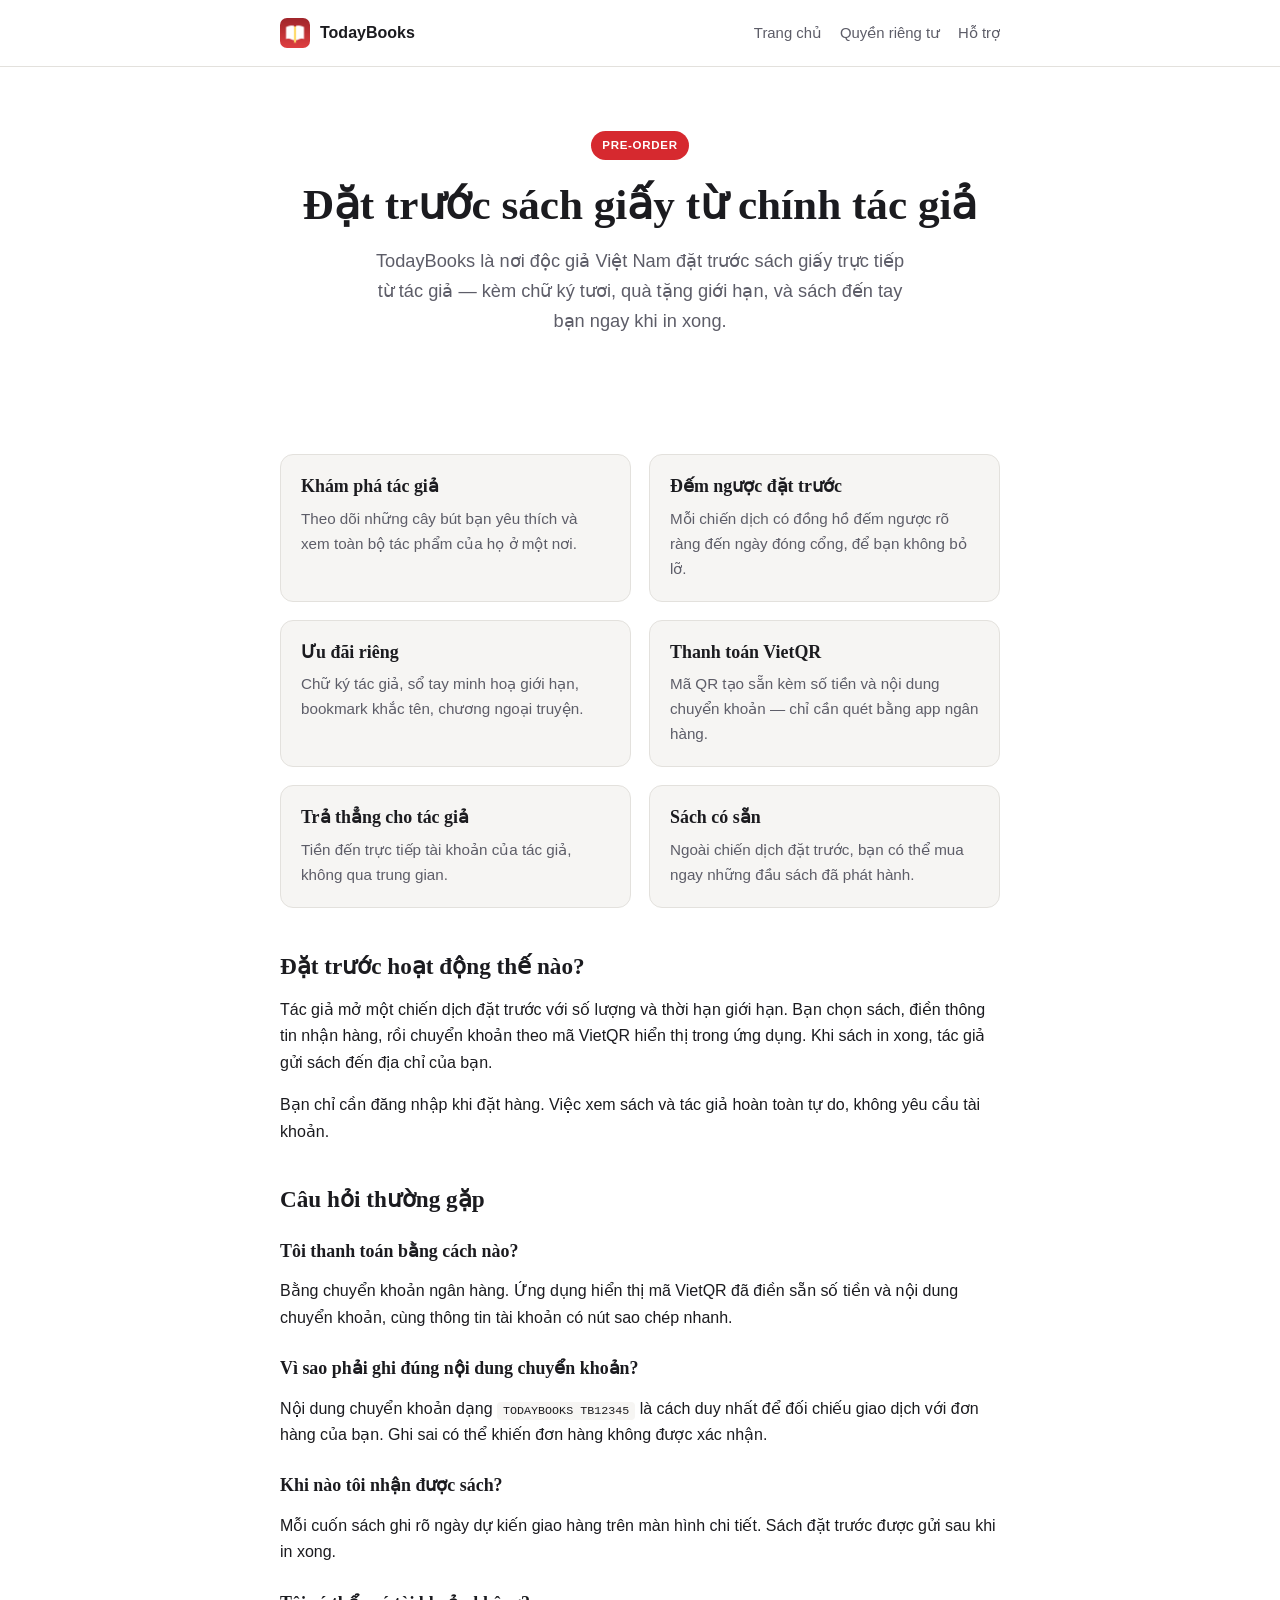
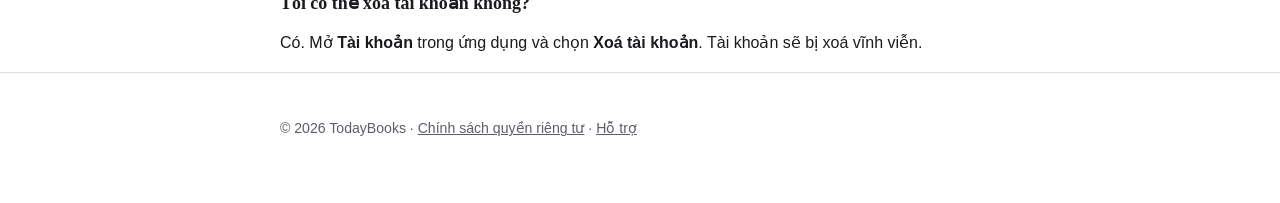
<file: index.html>
<!DOCTYPE html>
<html lang="vi">
<head>
<meta charset="utf-8">
<meta name="viewport" content="width=device-width, initial-scale=1">
<title>TodayBooks – Đặt trước sách giấy có chữ ký từ tác giả Việt Nam</title>
<meta name="description" content="Đặt trước sách giấy độc quyền từ các tác giả Việt Nam. Chữ ký tươi, quà tặng giới hạn, thanh toán bằng mã VietQR, sách đến tay bạn trước ngày phát hành.">
<link rel="canonical" href="https://tmakandy.github.io/todaybooks-site/">
<meta property="og:type" content="website">
<meta property="og:site_name" content="TodayBooks">
<meta property="og:title" content="TodayBooks – Đặt trước sách giấy có chữ ký từ tác giả Việt Nam">
<meta property="og:description" content="Đặt trước sách giấy độc quyền từ các tác giả Việt Nam. Chữ ký tươi, quà tặng giới hạn, thanh toán bằng mã VietQR, sách đến tay bạn trước ngày phát hành.">
<meta property="og:url" content="https://tmakandy.github.io/todaybooks-site/">
<meta property="og:image" content="https://tmakandy.github.io/todaybooks-site/icon.png">
<meta property="og:locale" content="vi_VN">
<meta name="twitter:card" content="summary">
<link rel="icon" href="icon.png">
<link rel="apple-touch-icon" href="icon.png">
<link rel="stylesheet" href="style.css">
</head>
<body>
<header class="site"><div class="wrap">
  <a class="brand" href="./"><img src="icon.png" alt=""> TodayBooks</a>
  <nav>
    <a href="./">Trang chủ</a>
    <a href="privacy.html">Quyền riêng tư</a>
    <a href="support.html">Hỗ trợ</a>
  </nav>
</div></header>
<main class="wrap">
<section class="hero">
  <span class="tag">PRE-ORDER</span>
  <h1>Đặt trước sách giấy từ chính tác giả</h1>
  <p class="lead">TodayBooks là nơi độc giả Việt Nam đặt trước sách giấy trực tiếp từ tác giả — kèm chữ ký tươi, quà tặng giới hạn, và sách đến tay bạn ngay khi in xong.</p>
</section>

<section class="features">
  <div class="card"><h3>Khám phá tác giả</h3><p>Theo dõi những cây bút bạn yêu thích và xem toàn bộ tác phẩm của họ ở một nơi.</p></div>
  <div class="card"><h3>Đếm ngược đặt trước</h3><p>Mỗi chiến dịch có đồng hồ đếm ngược rõ ràng đến ngày đóng cổng, để bạn không bỏ lỡ.</p></div>
  <div class="card"><h3>Ưu đãi riêng</h3><p>Chữ ký tác giả, sổ tay minh hoạ giới hạn, bookmark khắc tên, chương ngoại truyện.</p></div>
  <div class="card"><h3>Thanh toán VietQR</h3><p>Mã QR tạo sẵn kèm số tiền và nội dung chuyển khoản — chỉ cần quét bằng app ngân hàng.</p></div>
  <div class="card"><h3>Trả thẳng cho tác giả</h3><p>Tiền đến trực tiếp tài khoản của tác giả, không qua trung gian.</p></div>
  <div class="card"><h3>Sách có sẵn</h3><p>Ngoài chiến dịch đặt trước, bạn có thể mua ngay những đầu sách đã phát hành.</p></div>
</section>

<h2>Đặt trước hoạt động thế nào?</h2>
<p>Tác giả mở một chiến dịch đặt trước với số lượng và thời hạn giới hạn. Bạn chọn sách, điền thông tin nhận hàng, rồi chuyển khoản theo mã VietQR hiển thị trong ứng dụng. Khi sách in xong, tác giả gửi sách đến địa chỉ của bạn.</p>
<p>Bạn chỉ cần đăng nhập khi đặt hàng. Việc xem sách và tác giả hoàn toàn tự do, không yêu cầu tài khoản.</p>

<h2>Câu hỏi thường gặp</h2>
<h3>Tôi thanh toán bằng cách nào?</h3>
<p>Bằng chuyển khoản ngân hàng. Ứng dụng hiển thị mã VietQR đã điền sẵn số tiền và nội dung chuyển khoản, cùng thông tin tài khoản có nút sao chép nhanh.</p>
<h3>Vì sao phải ghi đúng nội dung chuyển khoản?</h3>
<p>Nội dung chuyển khoản dạng <code>TODAYBOOKS TB12345</code> là cách duy nhất để đối chiếu giao dịch với đơn hàng của bạn. Ghi sai có thể khiến đơn hàng không được xác nhận.</p>
<h3>Khi nào tôi nhận được sách?</h3>
<p>Mỗi cuốn sách ghi rõ ngày dự kiến giao hàng trên màn hình chi tiết. Sách đặt trước được gửi sau khi in xong.</p>
<h3>Tôi có thể xoá tài khoản không?</h3>
<p>Có. Mở <strong>Tài khoản</strong> trong ứng dụng và chọn <strong>Xoá tài khoản</strong>. Tài khoản sẽ bị xoá vĩnh viễn.</p>
</main>
<footer class="site"><div class="wrap">
  <p>© 2026 TodayBooks · <a href="privacy.html">Chính sách quyền riêng tư</a> · <a href="support.html">Hỗ trợ</a></p>
</div></footer>
</body>
</html>
</file>
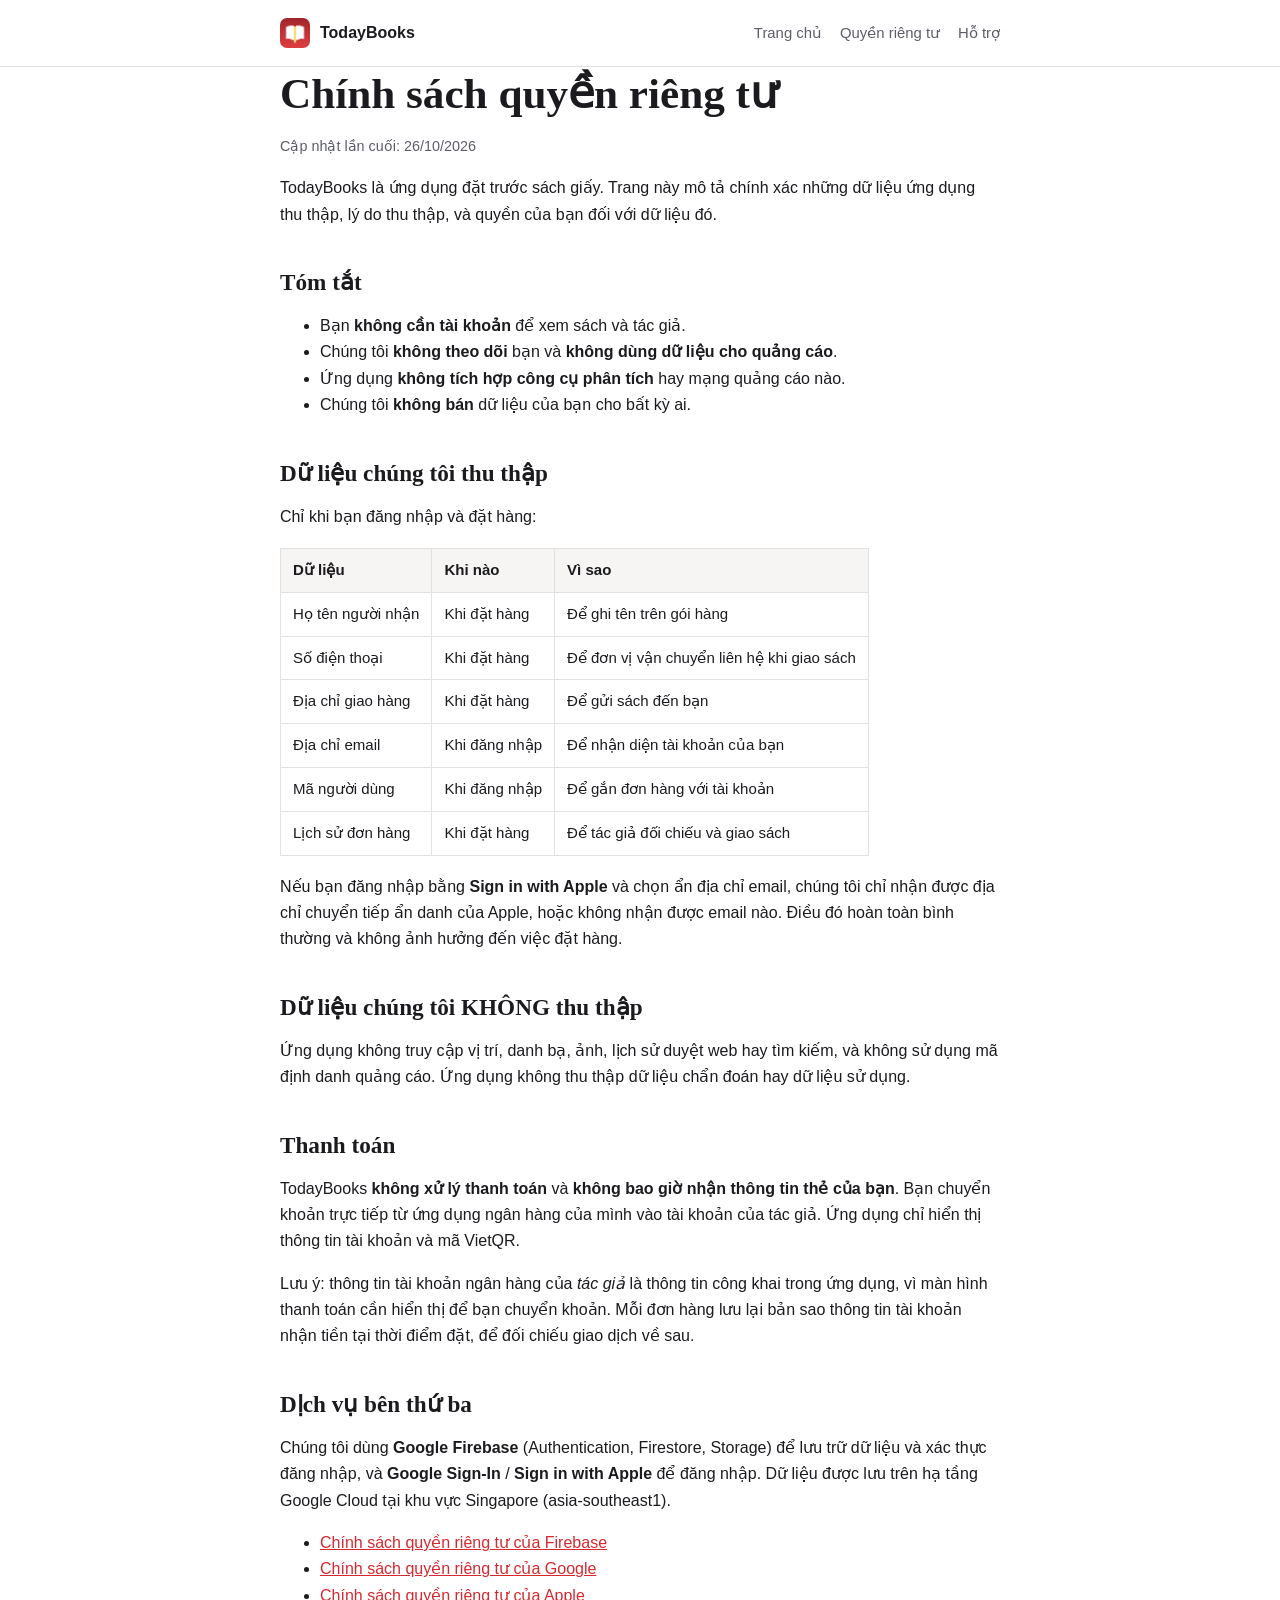
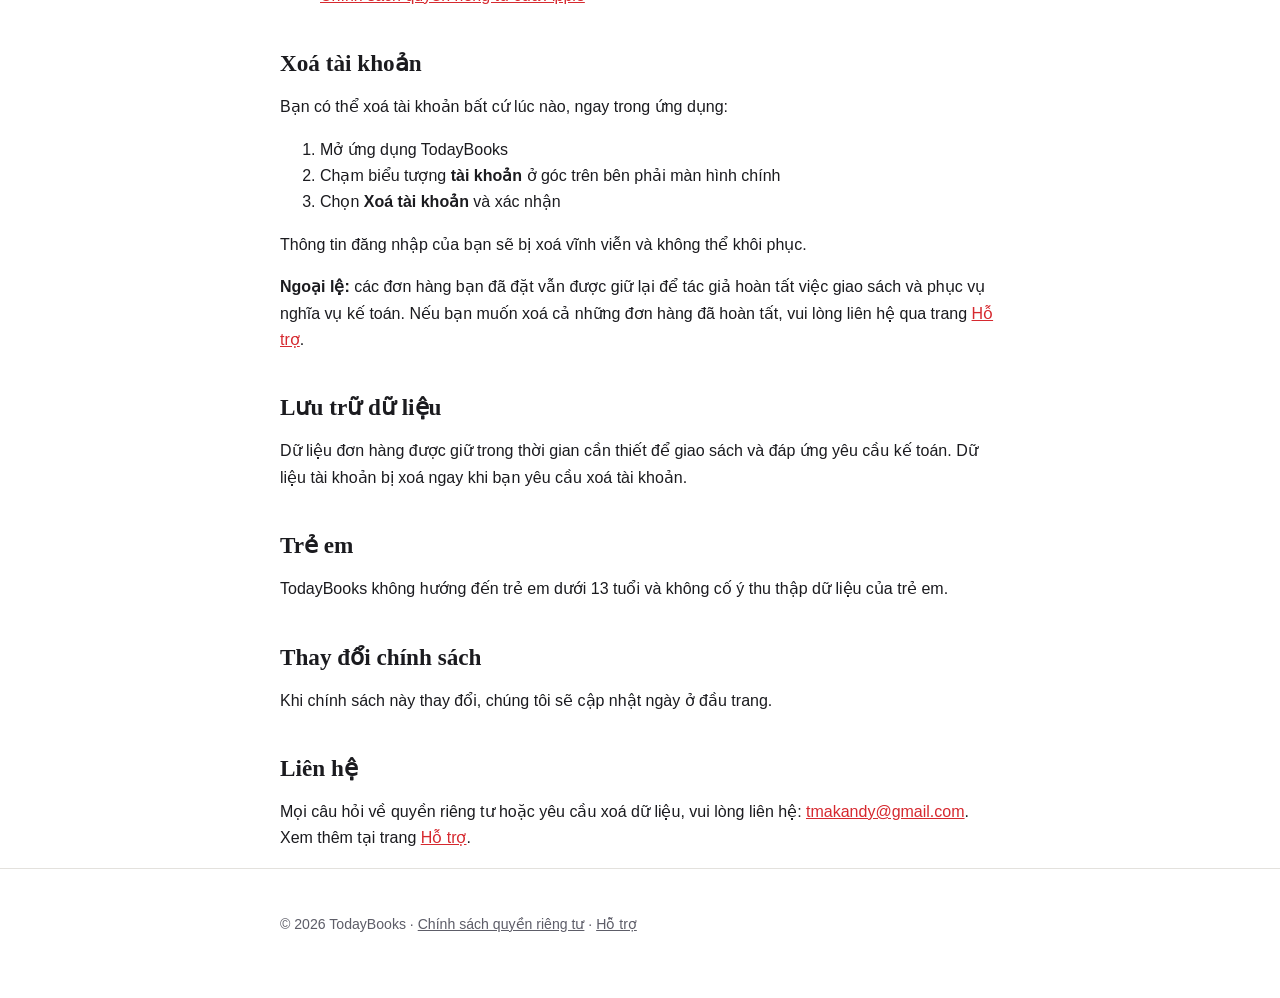
<file: privacy.html>
<!DOCTYPE html>
<html lang="vi">
<head>
<meta charset="utf-8">
<meta name="viewport" content="width=device-width, initial-scale=1">
<title>Chính sách quyền riêng tư – TodayBooks</title>
<meta name="description" content="TodayBooks thu thập những dữ liệu nào, vì sao, và cách bạn xoá tài khoản của mình.">
<link rel="canonical" href="https://tmakandy.github.io/todaybooks-site/privacy.html">
<meta property="og:type" content="website">
<meta property="og:site_name" content="TodayBooks">
<meta property="og:title" content="Chính sách quyền riêng tư – TodayBooks">
<meta property="og:description" content="TodayBooks thu thập những dữ liệu nào, vì sao, và cách bạn xoá tài khoản của mình.">
<meta property="og:url" content="https://tmakandy.github.io/todaybooks-site/privacy.html">
<meta property="og:image" content="https://tmakandy.github.io/todaybooks-site/icon.png">
<meta property="og:locale" content="vi_VN">
<meta name="twitter:card" content="summary">
<link rel="icon" href="icon.png">
<link rel="apple-touch-icon" href="icon.png">
<link rel="stylesheet" href="style.css">
</head>
<body>
<header class="site"><div class="wrap">
  <a class="brand" href="./"><img src="icon.png" alt=""> TodayBooks</a>
  <nav>
    <a href="./">Trang chủ</a>
    <a href="privacy.html">Quyền riêng tư</a>
    <a href="support.html">Hỗ trợ</a>
  </nav>
</div></header>
<main class="wrap">
<h1>Chính sách quyền riêng tư</h1>
<p class="updated">Cập nhật lần cuối: 26/10/2026</p>

<p>TodayBooks là ứng dụng đặt trước sách giấy. Trang này mô tả chính xác những dữ liệu ứng dụng thu thập, lý do thu thập, và quyền của bạn đối với dữ liệu đó.</p>

<h2>Tóm tắt</h2>
<ul>
  <li>Bạn <strong>không cần tài khoản</strong> để xem sách và tác giả.</li>
  <li>Chúng tôi <strong>không theo dõi</strong> bạn và <strong>không dùng dữ liệu cho quảng cáo</strong>.</li>
  <li>Ứng dụng <strong>không tích hợp công cụ phân tích</strong> hay mạng quảng cáo nào.</li>
  <li>Chúng tôi <strong>không bán</strong> dữ liệu của bạn cho bất kỳ ai.</li>
</ul>

<h2>Dữ liệu chúng tôi thu thập</h2>
<p>Chỉ khi bạn đăng nhập và đặt hàng:</p>
<table>
  <thead><tr><th>Dữ liệu</th><th>Khi nào</th><th>Vì sao</th></tr></thead>
  <tbody>
    <tr><td>Họ tên người nhận</td><td>Khi đặt hàng</td><td>Để ghi tên trên gói hàng</td></tr>
    <tr><td>Số điện thoại</td><td>Khi đặt hàng</td><td>Để đơn vị vận chuyển liên hệ khi giao sách</td></tr>
    <tr><td>Địa chỉ giao hàng</td><td>Khi đặt hàng</td><td>Để gửi sách đến bạn</td></tr>
    <tr><td>Địa chỉ email</td><td>Khi đăng nhập</td><td>Để nhận diện tài khoản của bạn</td></tr>
    <tr><td>Mã người dùng</td><td>Khi đăng nhập</td><td>Để gắn đơn hàng với tài khoản</td></tr>
    <tr><td>Lịch sử đơn hàng</td><td>Khi đặt hàng</td><td>Để tác giả đối chiếu và giao sách</td></tr>
  </tbody>
</table>

<p>Nếu bạn đăng nhập bằng <strong>Sign in with Apple</strong> và chọn ẩn địa chỉ email, chúng tôi chỉ nhận được địa chỉ chuyển tiếp ẩn danh của Apple, hoặc không nhận được email nào. Điều đó hoàn toàn bình thường và không ảnh hưởng đến việc đặt hàng.</p>

<h2>Dữ liệu chúng tôi KHÔNG thu thập</h2>
<p>Ứng dụng không truy cập vị trí, danh bạ, ảnh, lịch sử duyệt web hay tìm kiếm, và không sử dụng mã định danh quảng cáo. Ứng dụng không thu thập dữ liệu chẩn đoán hay dữ liệu sử dụng.</p>

<h2>Thanh toán</h2>
<p>TodayBooks <strong>không xử lý thanh toán</strong> và <strong>không bao giờ nhận thông tin thẻ của bạn</strong>. Bạn chuyển khoản trực tiếp từ ứng dụng ngân hàng của mình vào tài khoản của tác giả. Ứng dụng chỉ hiển thị thông tin tài khoản và mã VietQR.</p>
<p>Lưu ý: thông tin tài khoản ngân hàng của <em>tác giả</em> là thông tin công khai trong ứng dụng, vì màn hình thanh toán cần hiển thị để bạn chuyển khoản. Mỗi đơn hàng lưu lại bản sao thông tin tài khoản nhận tiền tại thời điểm đặt, để đối chiếu giao dịch về sau.</p>

<h2>Dịch vụ bên thứ ba</h2>
<p>Chúng tôi dùng <strong>Google Firebase</strong> (Authentication, Firestore, Storage) để lưu trữ dữ liệu và xác thực đăng nhập, và <strong>Google Sign-In</strong> / <strong>Sign in with Apple</strong> để đăng nhập. Dữ liệu được lưu trên hạ tầng Google Cloud tại khu vực Singapore (asia-southeast1).</p>
<ul>
  <li><a href="https://firebase.google.com/support/privacy">Chính sách quyền riêng tư của Firebase</a></li>
  <li><a href="https://policies.google.com/privacy">Chính sách quyền riêng tư của Google</a></li>
  <li><a href="https://www.apple.com/legal/privacy/">Chính sách quyền riêng tư của Apple</a></li>
</ul>

<h2>Xoá tài khoản</h2>
<p>Bạn có thể xoá tài khoản bất cứ lúc nào, ngay trong ứng dụng:</p>
<ol>
  <li>Mở ứng dụng TodayBooks</li>
  <li>Chạm biểu tượng <strong>tài khoản</strong> ở góc trên bên phải màn hình chính</li>
  <li>Chọn <strong>Xoá tài khoản</strong> và xác nhận</li>
</ol>
<p>Thông tin đăng nhập của bạn sẽ bị xoá vĩnh viễn và không thể khôi phục.</p>
<p><strong>Ngoại lệ:</strong> các đơn hàng bạn đã đặt vẫn được giữ lại để tác giả hoàn tất việc giao sách và phục vụ nghĩa vụ kế toán. Nếu bạn muốn xoá cả những đơn hàng đã hoàn tất, vui lòng liên hệ qua trang <a href="support.html">Hỗ trợ</a>.</p>

<h2>Lưu trữ dữ liệu</h2>
<p>Dữ liệu đơn hàng được giữ trong thời gian cần thiết để giao sách và đáp ứng yêu cầu kế toán. Dữ liệu tài khoản bị xoá ngay khi bạn yêu cầu xoá tài khoản.</p>

<h2>Trẻ em</h2>
<p>TodayBooks không hướng đến trẻ em dưới 13 tuổi và không cố ý thu thập dữ liệu của trẻ em.</p>

<h2>Thay đổi chính sách</h2>
<p>Khi chính sách này thay đổi, chúng tôi sẽ cập nhật ngày ở đầu trang.</p>

<h2>Liên hệ</h2>
<p>Mọi câu hỏi về quyền riêng tư hoặc yêu cầu xoá dữ liệu, vui lòng liên hệ:
<a href="mailto:tmakandy@gmail.com">tmakandy@gmail.com</a>. Xem thêm tại trang
<a href="support.html">Hỗ trợ</a>.</p>
</main>
<footer class="site"><div class="wrap">
  <p>© 2026 TodayBooks · <a href="privacy.html">Chính sách quyền riêng tư</a> · <a href="support.html">Hỗ trợ</a></p>
</div></footer>
</body>
</html>
</file>
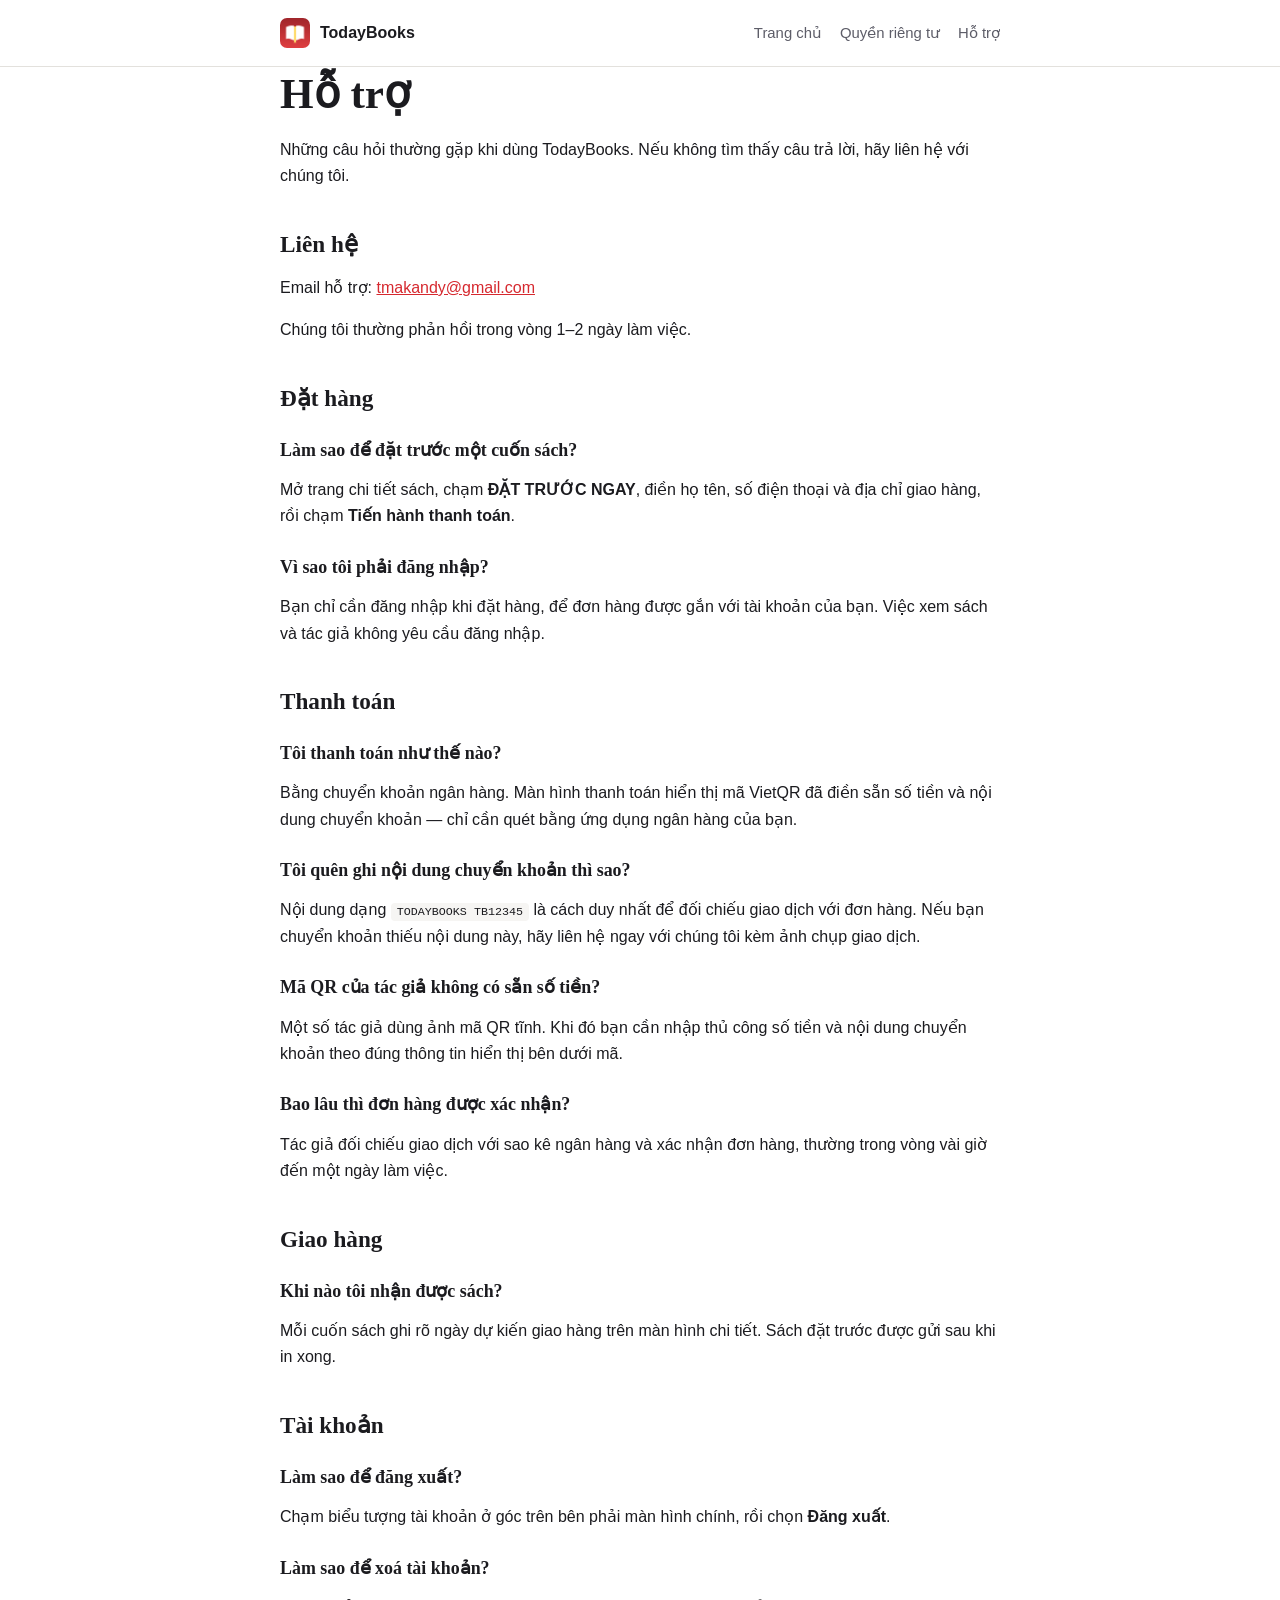
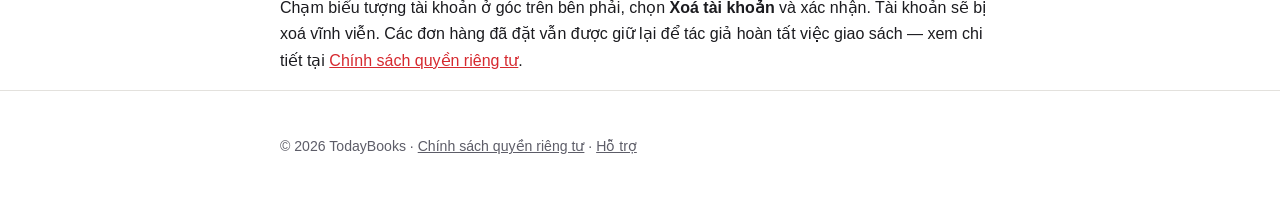
<file: support.html>
<!DOCTYPE html>
<html lang="vi">
<head>
<meta charset="utf-8">
<meta name="viewport" content="width=device-width, initial-scale=1">
<title>Hỗ trợ – TodayBooks</title>
<meta name="description" content="Hướng dẫn đặt trước, thanh toán VietQR, theo dõi đơn hàng và xoá tài khoản TodayBooks.">
<link rel="canonical" href="https://tmakandy.github.io/todaybooks-site/support.html">
<meta property="og:type" content="website">
<meta property="og:site_name" content="TodayBooks">
<meta property="og:title" content="Hỗ trợ – TodayBooks">
<meta property="og:description" content="Hướng dẫn đặt trước, thanh toán VietQR, theo dõi đơn hàng và xoá tài khoản TodayBooks.">
<meta property="og:url" content="https://tmakandy.github.io/todaybooks-site/support.html">
<meta property="og:image" content="https://tmakandy.github.io/todaybooks-site/icon.png">
<meta property="og:locale" content="vi_VN">
<meta name="twitter:card" content="summary">
<link rel="icon" href="icon.png">
<link rel="apple-touch-icon" href="icon.png">
<link rel="stylesheet" href="style.css">
</head>
<body>
<header class="site"><div class="wrap">
  <a class="brand" href="./"><img src="icon.png" alt=""> TodayBooks</a>
  <nav>
    <a href="./">Trang chủ</a>
    <a href="privacy.html">Quyền riêng tư</a>
    <a href="support.html">Hỗ trợ</a>
  </nav>
</div></header>
<main class="wrap">
<h1>Hỗ trợ</h1>
<p class="lead">Những câu hỏi thường gặp khi dùng TodayBooks. Nếu không tìm thấy câu trả lời, hãy liên hệ với chúng tôi.</p>

<h2>Liên hệ</h2>
<p>Email hỗ trợ: <a href="mailto:tmakandy@gmail.com">tmakandy@gmail.com</a></p>
<p>Chúng tôi thường phản hồi trong vòng 1–2 ngày làm việc.</p>

<h2>Đặt hàng</h2>
<h3>Làm sao để đặt trước một cuốn sách?</h3>
<p>Mở trang chi tiết sách, chạm <strong>ĐẶT TRƯỚC NGAY</strong>, điền họ tên, số điện thoại và địa chỉ giao hàng, rồi chạm <strong>Tiến hành thanh toán</strong>.</p>

<h3>Vì sao tôi phải đăng nhập?</h3>
<p>Bạn chỉ cần đăng nhập khi đặt hàng, để đơn hàng được gắn với tài khoản của bạn. Việc xem sách và tác giả không yêu cầu đăng nhập.</p>

<h2>Thanh toán</h2>
<h3>Tôi thanh toán như thế nào?</h3>
<p>Bằng chuyển khoản ngân hàng. Màn hình thanh toán hiển thị mã VietQR đã điền sẵn số tiền và nội dung chuyển khoản — chỉ cần quét bằng ứng dụng ngân hàng của bạn.</p>

<h3>Tôi quên ghi nội dung chuyển khoản thì sao?</h3>
<p>Nội dung dạng <code>TODAYBOOKS TB12345</code> là cách duy nhất để đối chiếu giao dịch với đơn hàng. Nếu bạn chuyển khoản thiếu nội dung này, hãy liên hệ ngay với chúng tôi kèm ảnh chụp giao dịch.</p>

<h3>Mã QR của tác giả không có sẵn số tiền?</h3>
<p>Một số tác giả dùng ảnh mã QR tĩnh. Khi đó bạn cần nhập thủ công số tiền và nội dung chuyển khoản theo đúng thông tin hiển thị bên dưới mã.</p>

<h3>Bao lâu thì đơn hàng được xác nhận?</h3>
<p>Tác giả đối chiếu giao dịch với sao kê ngân hàng và xác nhận đơn hàng, thường trong vòng vài giờ đến một ngày làm việc.</p>

<h2>Giao hàng</h2>
<h3>Khi nào tôi nhận được sách?</h3>
<p>Mỗi cuốn sách ghi rõ ngày dự kiến giao hàng trên màn hình chi tiết. Sách đặt trước được gửi sau khi in xong.</p>

<h2>Tài khoản</h2>
<h3>Làm sao để đăng xuất?</h3>
<p>Chạm biểu tượng tài khoản ở góc trên bên phải màn hình chính, rồi chọn <strong>Đăng xuất</strong>.</p>

<h3>Làm sao để xoá tài khoản?</h3>
<p>Chạm biểu tượng tài khoản ở góc trên bên phải, chọn <strong>Xoá tài khoản</strong> và xác nhận. Tài khoản sẽ bị xoá vĩnh viễn. Các đơn hàng đã đặt vẫn được giữ lại để tác giả hoàn tất việc giao sách — xem chi tiết tại <a href="privacy.html">Chính sách quyền riêng tư</a>.</p>
</main>
<footer class="site"><div class="wrap">
  <p>© 2026 TodayBooks · <a href="privacy.html">Chính sách quyền riêng tư</a> · <a href="support.html">Hỗ trợ</a></p>
</div></footer>
</body>
</html>
</file>
<file: style.css>
/* Shared styling for the TodayBooks site. Mirrors the app: the same accent red,
   serif headings for a bookish feel, and a light/dark pair driven by the visitor's
   system preference. */
:root {
  --accent: #d6292f;
  --accent-dark: #8f1722;
  --ink: #1b1b1f;
  --muted: #5d5d68;
  --bg: #ffffff;
  --surface: #f6f5f3;
  --border: #e3e1dd;
}
@media (prefers-color-scheme: dark) {
  :root {
    --ink: #f2f1ef;
    --muted: #a8a7b0;
    --bg: #15151a;
    --surface: #1f1f26;
    --border: #2e2e38;
  }
}
* { box-sizing: border-box; }
body {
  margin: 0;
  font-family: -apple-system, BlinkMacSystemFont, "Segoe UI", Roboto, sans-serif;
  color: var(--ink);
  background: var(--bg);
  line-height: 1.65;
}
.wrap { max-width: 760px; margin: 0 auto; padding: 0 20px; }
header.site {
  border-bottom: 1px solid var(--border);
  padding: 18px 0;
  position: sticky; top: 0;
  background: color-mix(in srgb, var(--bg) 88%, transparent);
  backdrop-filter: blur(10px);
}
header.site .wrap { display: flex; align-items: center; gap: 14px; }
.brand { display: flex; align-items: center; gap: 10px; font-weight: 700; text-decoration: none; color: var(--ink); }
.brand img { width: 30px; height: 30px; border-radius: 7px; }
nav { margin-left: auto; display: flex; gap: 18px; }
nav a { color: var(--muted); text-decoration: none; font-size: 0.93rem; }
nav a:hover { color: var(--accent); }
h1, h2, h3 { font-family: Georgia, "Times New Roman", serif; line-height: 1.25; }
h1 { font-size: clamp(1.9rem, 5vw, 2.7rem); margin: 0 0 14px; }
h2 { font-size: 1.45rem; margin: 40px 0 12px; }
h3 { font-size: 1.12rem; margin: 26px 0 8px; }
.hero { padding: 64px 0 48px; text-align: center; }
.hero p.lead { font-size: 1.14rem; color: var(--muted); max-width: 54ch; margin: 0 auto 26px; }
.tag {
  display: inline-block; background: var(--accent); color: #fff;
  font-size: 0.72rem; font-weight: 800; letter-spacing: .06em;
  padding: 5px 11px; border-radius: 999px; margin-bottom: 18px;
}
.features { display: grid; gap: 18px; grid-template-columns: repeat(auto-fit, minmax(230px, 1fr)); margin: 44px 0; }
.card { background: var(--surface); border: 1px solid var(--border); border-radius: 13px; padding: 20px; }
.card h3 { margin-top: 0; }
.card p { margin: 0; color: var(--muted); font-size: 0.95rem; }
main { padding-bottom: 72px; }
footer.site { border-top: 1px solid var(--border); padding: 30px 0 48px; color: var(--muted); font-size: 0.88rem; }
footer.site a { color: var(--muted); }
table { border-collapse: collapse; width: 100%; margin: 18px 0; font-size: 0.94rem; display: block; overflow-x: auto; }
th, td { border: 1px solid var(--border); padding: 9px 12px; text-align: left; vertical-align: top; }
th { background: var(--surface); }
code { background: var(--surface); padding: 2px 6px; border-radius: 4px; font-size: 0.9em; }
.updated { color: var(--muted); font-size: 0.9rem; }
a { color: var(--accent); }
</file>
